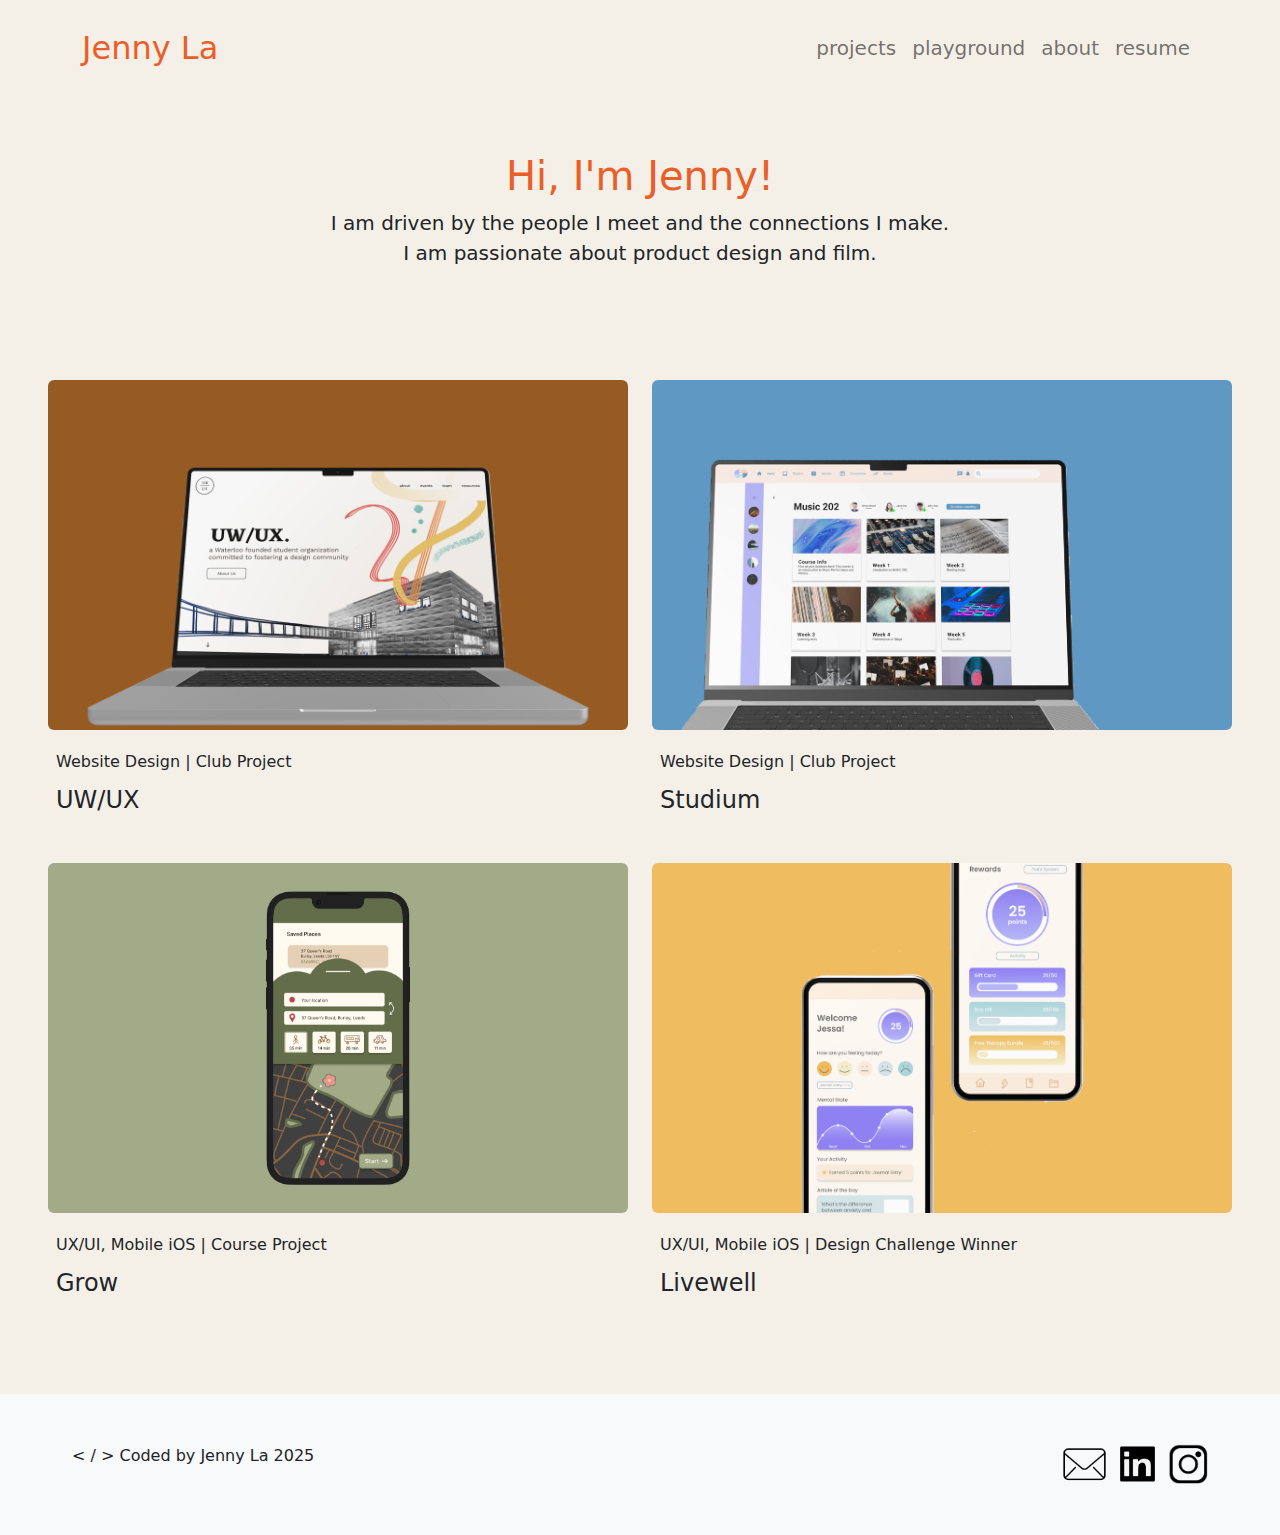
<file: index.html>
<!DOCTYPE html>
<html>

<head>
    <meta charset="utf-8">
    <title>jenny's portfolio</title>
    <meta name="viewport" content="width=device-width, initial-scale=1, shrink-to-fit=no">

    <link href="styles/bootstrap.css" rel="stylesheet">
    <link href="https://fonts.googleapis.com/css2?family=Orelega+One&family=Questrial&display=swap" rel="stylesheet">
</head>

<body>
    <!-- nav bar -->
    <nav class="navbar navbar-expand-lg mx-4">
        <div class="container">
            <a href="index.html" class="navbar-brand"> Jenny La</a>

            <button class="navbar-toggler" type="button" data-bs-toggle="collapse" data-bs-target="#navmenu">
                <span class="navbar-toggler-icon"></span>
            </button>

            <div class="collapse navbar-collapse lead" id="navmenu">
                <ul class="navbar-nav ms-auto">
                    <li class="nav-item">
                        <a href="index.html" class="nav-link">projects</a>
                    </li>
                    <li class="nav-item">
                        <a href="ux-design.html" class="nav-link">playground</a>
                    </li>
                    <li class="nav-item">
                        <a href="about.html" class="nav-link">about</a>
                    </li>
                    <li class="nav-item">
                        <a href="https://drive.google.com/file/d/1Yr5GUIw5eeobRpo7-vjAuMZDyCAv96DY/view?usp=sharing"
                            target="_blank" class="nav-link">resume</a>
                    </li>
                </ul>
            </div>
        </div>
    </nav>

    <!-- showcase -->
    <div class="row m-5">
        <div class="d-sm-flex justify-content-center">
            <div>
                <h1 class="mx-5 mt-2 text-center" style="color: #eb5e28">Hi, I'm Jenny!</h1>
                <p class="lead text-center">
                    I am driven by the people I meet and the connections I make.
                    <br>
                    I am passionate about product design and film. 
                </p>
            </div>
        </div>
    </div>

     <!-- boxes -->
    <!-- row 1 -->
    <section class="p-5">
        <div class="row justify-content-left">
            <div class="col-md-6 img-fluid">
                <div class="card-border-light mb-5">
                    <a href="UW-UX.html"><img src="images/uw-ux.png" class="card-img rounded"
                            alt="laptop displaying Studium user interface on a blue background"></a>
                    <div class="card-body lh-1">
                        <p class="mx-2 mt-4">Website Design | Club Project</p>
                        <h4 class="card-title mx-2">UW/UX</h4>
                    </div>
                </div>
            </div>
            <div class="col-md-6 img-fluid">
                <div class="card-border-light mb-5">
                    <a href="studium.html"><img src="images/studium-home.png" class="card-img rounded"
                            alt="laptop displaying Studium user interface on a blue background"></a>
                    <div class="card-body lh-1">
                        <p class="mx-2 mt-4">Website Design | Club Project</p>
                        <h4 class="card-title mx-2">Studium</h4>
                    </div>
                </div>
            </div>
        </div>

        <div class="row justify-content-left">
            <div class="col-md-6 img-fluid">
                <div class="card-border-light mb-5">
                    <a href="grow.html"><img src="images/grow-app.png" class="card-img rounded"
                            alt="laptop displaying Studium user interface on a blue background"></a>
                    <div class="card-body lh-1">
                        <p class="mx-2 mt-4">UX/UI, Mobile iOS | Course Project</p>
                        <h4 class="card-title mx-2">Grow</h4>
                    </div>
                </div>
            </div>
            <div class="col-md-6 img-fluid">
                <div class="card-border-light mb-5">
                    <a href="livewell.html"><img src="images/livewell-app.png" class="card-img rounded"
                            alt="two phones displaying Livewell user interface on a yellow background"></a>
                    <div class="card-body lh-1">
                        <p class="mx-2 mt-4">UX/UI, Mobile iOS | Design Challenge Winner </p>
                        <h4 class="card-title mx-2">Livewell</h4>
                    </div>
                </div>
            </div>
        </div>

        
    </section>

    <!-- row 1 
    <div class="row justify-content-center m-5">
        <div class="col-md-6 img-fluid">
            <a href="ux-design.html" class="text-decoration-none text-reset">
                <div class="card-border-light mb-3">
                    <img src="images/laptop.png" class="card-img rounded"
                        alt="laptop with Studium interface on purple background">
                    <div class="card-body">
                        <h4 class="card-title mx-3 my-2">projects</h4>
                    </div>
                </div>
            </a>
        </div>
        <div class="col-md-6 img-fluid">
            <a href="https://www.etsy.com/ca/shop/JennyyCreates?ref=profile_header" target="_blank"
                class="text-decoration-none text-reset">
                <div class="card-border-light mb-3">
                    <img src="images/katara-site.png" class="card-img rounded" alt="katara print on blue background">
                    <div class="card-body">
                        <h4 class="card-title mx-3 my-2">etsy shop</h4>
                    </div>
                </div>
            </a>
        </div>
    </div>

    <div class="row justify-content-center m-5">
        <div class="col-md-6 img-fluid">
            <a href="work.html" class="text-decoration-none text-reset">
                <div class="card-border-light mb-4">
                    <img src="images/work-site.png" class="card-img rounded"
                        alt="UofT welcome postcard on pink background">
                    <div class="card-body">
                        <h4 class="card-title mx-3 my-2">work</h4>
                    </div>
                </div>
            </a>
        </div>
        <div class="col-md-6 img-fluid">
            <a href="photography.html" class="text-decoration-none text-reset">
                <div class="card-border-light mb-4">
                    <img src="images/film-site.png" class="card-img rounded" alt="3 film photos on green background">
                    <div class="card-body">
                        <h4 class="card-title mx-3 my-2">photography</h4>
                    </div>
                </div>
            </a>
        </div>
    </div> -->

    <!-- footer -->
    <footer class="p-5 bg-light">
        <div class="d-sm-flex justify-content-center align-items-center">
            <div>
                <p class="text-start mx-4"> &lt; / &gt; Coded by Jenny La 2025</p>
            </div>
            <div class="text-end mx-4 col-md">
                <a href="mailto:j25la@uwaterloo.ca" target="_blank"><img src="images/email.png" alt="email icon"
                        style="width: 45px"></a>
                <a href="https://www.linkedin.com/in/jenny-la-427a99222/" target="_blank"><img src="images/linkedin.png"
                        alt="LinkedIn logo" class="mx-2" style="width: 35px"></a>
                <a href="https://www.instagram.com/jennyycreates/" target="_blank"><img src="images/ig.png"
                        alt="Instagram logo" style="width: 40px"></a>
            </div>
        </div>
    </footer>

    <script src="https://cdn.jsdelivr.net/npm/bootstrap@5.2.3/dist/js/bootstrap.bundle.min.js"
        integrity="sha384-kenU1KFdBIe4zVF0s0G1M5b4hcpxyD9F7jL+jjXkk+Q2h455rYXK/7HAuoJl+0I4"
        crossorigin="anonymous"></script>
    <!-- <script src="JennyPortfolio/scripts/main.js"></script> -->
    <!-- <script src="scripts/main.js"></script> -->
</body>

</html>
</file>
